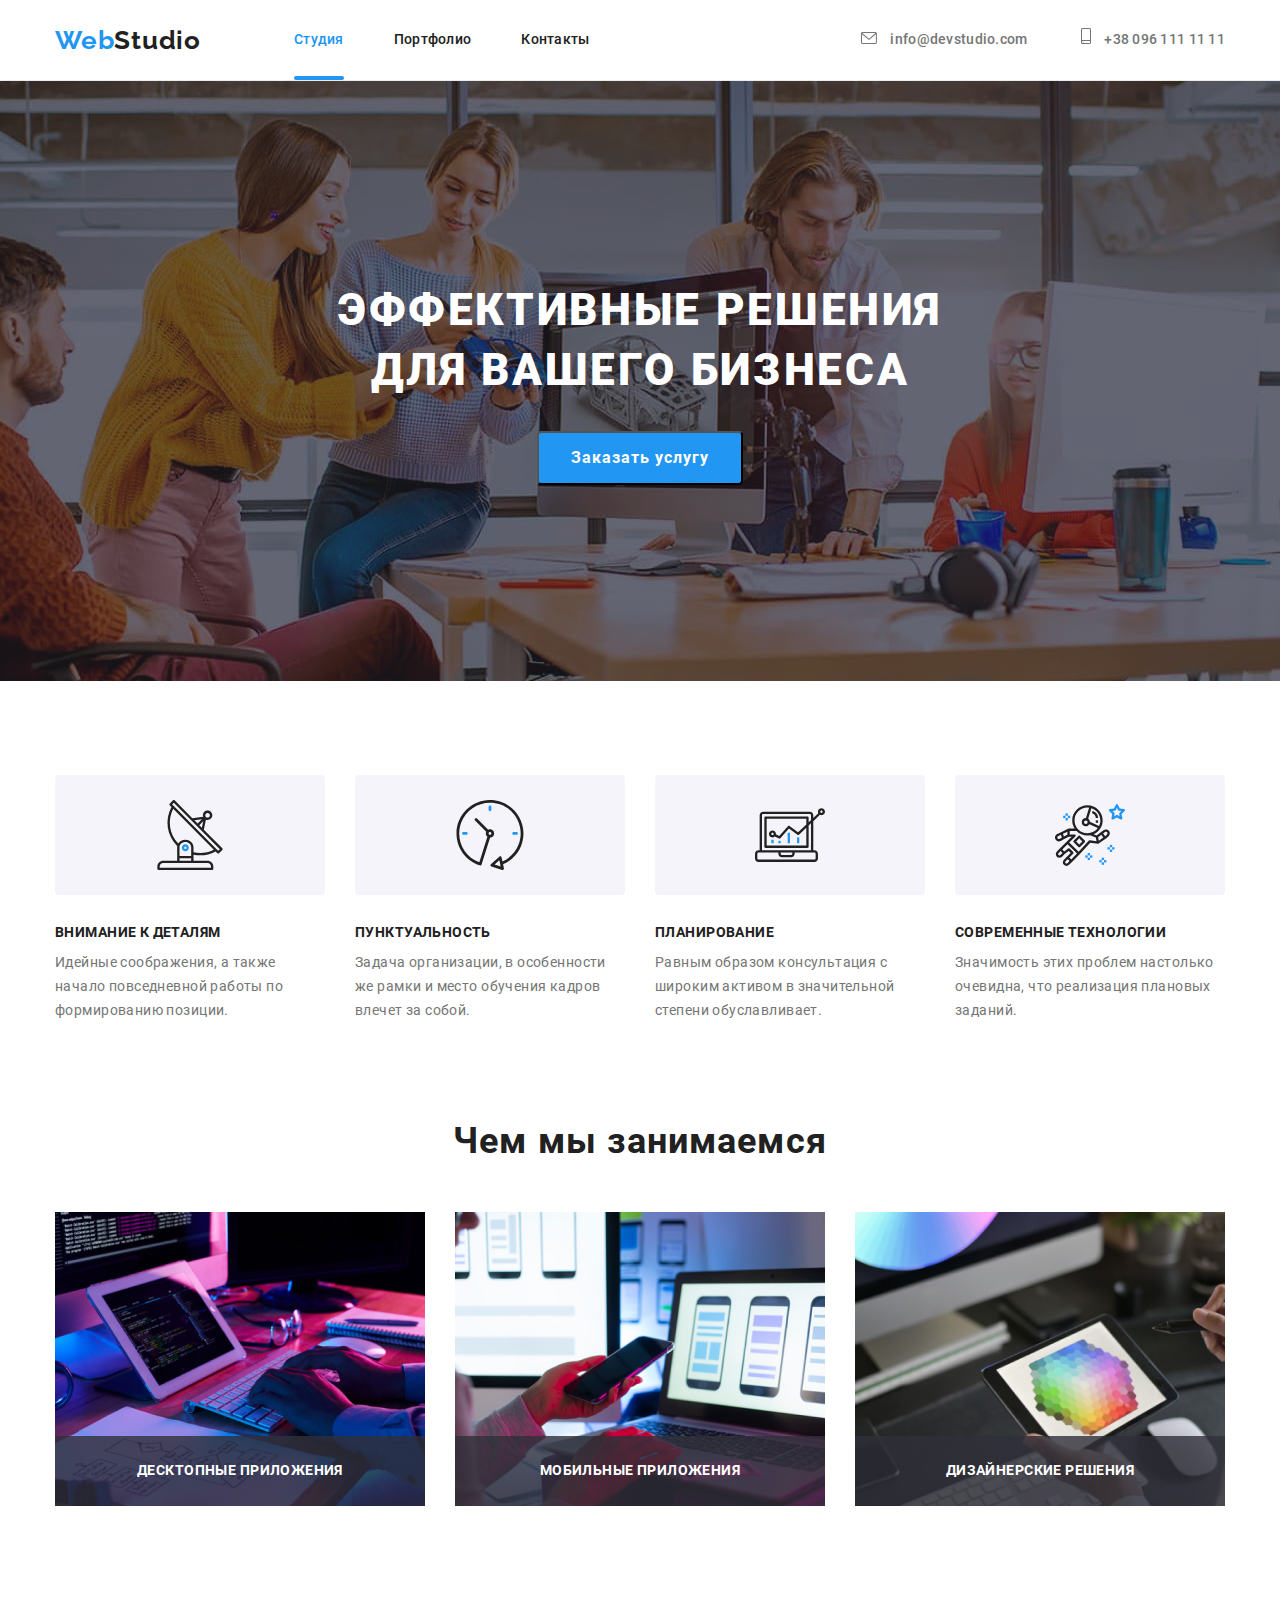
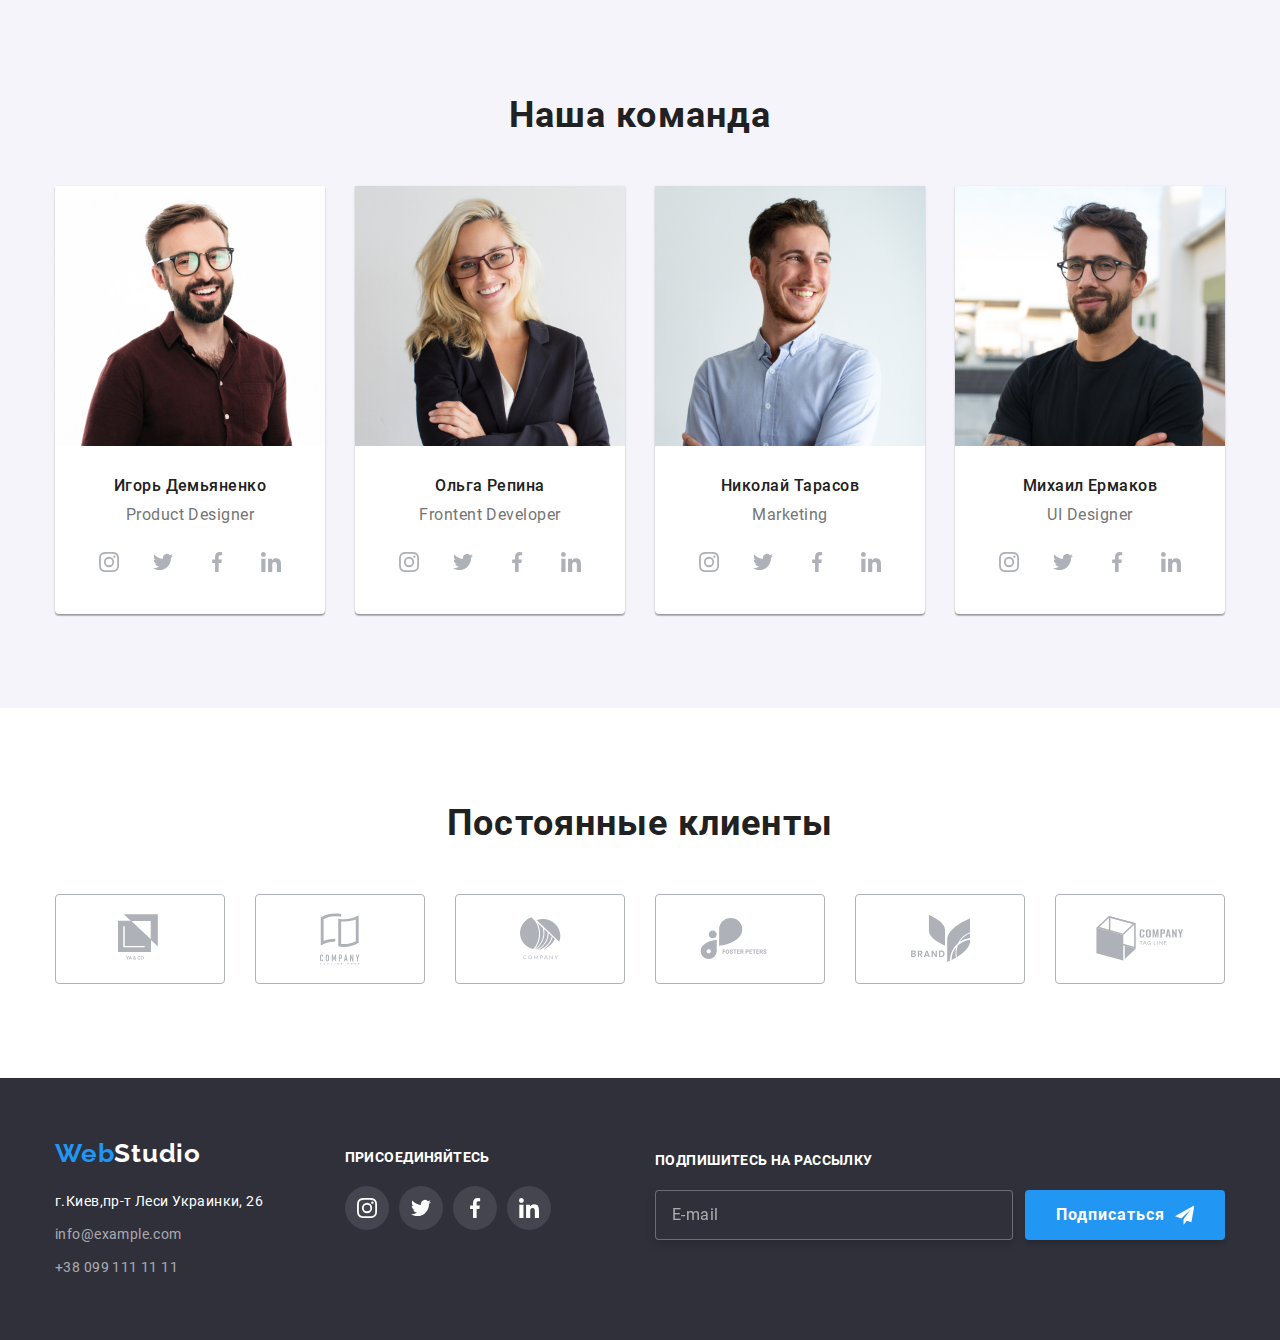
<file: index.html>
<!DOCTYPE html>
<html lang="ru">
  <head>
    <meta charset="UTF-8" />
    <meta name="viewport" content="width=device-width, initial-scale=1.0" />
    <title>Студия</title>
    <link href="https://fonts.googleapis.com/css2?family=Raleway:wght@700&display=swap" rel="stylesheet" />
    <link rel="stylesheet" href="https://cdnjs.cloudflare.com/ajax/libs/modern-normalize/1.0.0/modern-normalize.min.css" />
    <link rel="stylesheet" href="./css/styles.css" />
  </head>
  <body>
    <header class="page-header">
      <div class="conteiner header-conteiner">
        <a class="header-logo" href="./index.html" lang="en"> <span class="web-logo">Web</span>Studio </a>

        <nav class="navigation">
          <ul class="menu">
            <li class="menu-item">
              <a href="./index.html" class="link current">Студия</a>
            </li>
            <li class="menu-item">
              <a href="./portfolio.html" class="link">Портфолио</a>
            </li>
            <li class="menu-item"><a href="" class="link">Контакты</a></li>
          </ul>
        </nav>
        <address class="conect-nav">
          <a class="link header-conect" href="mailto:info@devstudio.com">
            <svg class="header-svg envelope" width="16" height="12">
              <use href="./img/icons/sprite.svg#envelope"></use>
            </svg>
            info@devstudio.com
          </a>
          <a class="link header-conect" href="tel:+380961111111">
            <svg class="header-svg smartphone" width="10" height="16">
              <use href="./img/icons/sprite.svg#smartphone"></use>
            </svg>
            +38 096 111 11 11</a
          >
        </address>
      </div>
    </header>

    <main>
      <section class="hero overlay">
        <h1 class="hero-title">
          ЭФФЕКТИВНЫЕ РЕШЕНИЯ <br />
          ДЛЯ ВАШЕГО БИЗНЕСА
        </h1>
        <button data-modal-open class="btn">Заказать услугу</button>
      </section>

      <section class="features">
        <div class="conteiner">
          <h2 class="visually-hidden">Наши преимущества</h2>
          <ul class="menu-features">
            <li class="list-item icon-antenna">
              <h3 class="title">ВНИМАНИЕ К ДЕТАЛЯМ</h3>
              <p class="text">Идейные соображения, а также начало повседневной работы по формированию позиции.</p>
            </li>
            <li class="list-item icon-clock">
              <h3 class="title">ПУНКТУАЛЬНОСТЬ</h3>
              <p class="text">Задача организации, в особенности же рамки и место обучения кадров влечет за собой.</p>
            </li>
            <li class="list-item icon-diagram">
              <h3 class="title">ПЛАНИРОВАНИЕ</h3>
              <p class="text">Равным образом консультация с широким активом в значительной степени обуславливает.</p>
            </li>
            <li class="list-item icon-astronaut">
              <h3 class="title">СОВРЕМЕННЫЕ ТЕХНОЛОГИИ</h3>
              <p class="text">Значимость этих проблем настолько очевидна, что реализация плановых заданий.</p>
            </li>
          </ul>
        </div>
      </section>

      <section class="section">
        <div class="conteiner">
          <h2 class="section-title">Чем мы занимаемся</h2>
          <ul class="img-set">
            <li class="img-item">
              <img src="./img/img1.jpg" alt="десктопные приложения" width="370" height="294" />
              <div class="img-discription">
                <h3 class="title centring">Десктопные приложения</h3>
              </div>
            </li>

            <li class="img-item">
              <img src="./img/img2.jpg" alt="мобильные приложения" width="370" height="294" />
              <div class="img-discription">
                <h3 class="title centring">Мобильные приложения</h3>
              </div>
            </li>
            <li class="img-item">
              <img src="./img/img3.jpg" alt="дизайнерские решения" width="370" height="294" />
              <div class="img-discription">
                <h3 class="title centring">Дизайнерские решения</h3>
              </div>
            </li>
          </ul>
        </div>
      </section>

      <section class="section creamy-bg">
        <div class="conteiner">
          <h2 class="section-title">Наша команда</h2>
          <ul class="team-list">
            <li class="team-item">
              <img src="./img/foto1.jpg" alt="Игорь Демьяненко" width="270" height="260" />
              <div class="team-content">
                <p class="team">Игорь Демьяненко</p>
                <p class="profession" lang="en">Product Designer</p>
                <ul class="social-icons">
                  <li class="social-icons-item">
                    <a class="social-icons-link" href="https://instagram.com/" target="_blank" rel="noopener noreferer" aria-label="Instagram">
                      <svg class="social-icons-svg">
                        <use href="./img/icons/sprite.svg#instagram"></use>
                      </svg>
                    </a>
                  </li>
                  <li class="social-icons-item">
                    <a class="social-icons-link" href="https://twitter.com/" target="_blank" rel="noopener noreferer" aria-label="Twitter">
                      <svg class="social-icons-svg">
                        <use href="./img/icons/sprite.svg#twitter"></use>
                      </svg>
                    </a>
                  </li>
                  <li class="social-icons-item">
                    <a class="social-icons-link" href="https://facebook.com/" target="_blank" rel="noopener noreferer" aria-label="Facebook">
                      <svg class="social-icons-svg">
                        <use href="./img/icons/sprite.svg#facebook"></use>
                      </svg>
                    </a>
                  </li>
                  <li class="social-icons-item">
                    <a class="social-icons-link" href="https://linkedin.com/" target="_blank" rel="noopener noreferer" aria-label="Linkedin">
                      <svg class="social-icons-svg">
                        <use href="./img/icons/sprite.svg#linkedin"></use>
                      </svg>
                    </a>
                  </li>
                </ul>
              </div>
            </li>

            <li class="team-item">
              <img src="./img/foto2.jpg" alt="Ольга Репина" width="270" height="260" />
              <div class="team-content">
                <p class="team">Ольга Репина</p>
                <p class="profession" lang="en">Frontent Developer</p>
                <ul class="social-icons">
                  <li class="social-icons-item">
                    <a class="social-icons-link" href="https://instagram.com/" target="_blank" rel="noopener noreferer" aria-label="Instagram">
                      <svg class="social-icons-svg">
                        <use href="./img/icons/sprite.svg#instagram"></use>
                      </svg>
                    </a>
                  </li>
                  <li class="social-icons-item">
                    <a class="social-icons-link" href="https://twitter.com/" target="_blank" rel="noopener noreferer" aria-label="Twitter">
                      <svg class="social-icons-svg">
                        <use href="./img/icons/sprite.svg#twitter"></use>
                      </svg>
                    </a>
                  </li>
                  <li class="social-icons-item">
                    <a class="social-icons-link" href="https://facebook.com/" target="_blank" rel="noopener noreferer" aria-label="Facebook">
                      <svg class="social-icons-svg">
                        <use href="./img/icons/sprite.svg#facebook"></use>
                      </svg>
                    </a>
                  </li>
                  <li class="social-icons-item">
                    <a class="social-icons-link" href="https://linkedin.com/" target="_blank" rel="noopener noreferer" aria-label="Linkedin">
                      <svg class="social-icons-svg">
                        <use href="./img/icons/sprite.svg#linkedin"></use>
                      </svg>
                    </a>
                  </li>
                </ul>
              </div>
            </li>
            <li class="team-item">
              <img src="./img/foto3.jpg" alt="Николай Тарасов" width="270" height="260" />
              <div class="team-content">
                <p class="team">Николай Тарасов</p>
                <p class="profession" lang="en">Marketing</p>
                <ul class="social-icons">
                  <li class="social-icons-item">
                    <a class="social-icons-link" href="https://instagram.com/" target="_blank" rel="noopener noreferer" aria-label="Instagram">
                      <svg class="social-icons-svg">
                        <use href="./img/icons/sprite.svg#instagram"></use>
                      </svg>
                    </a>
                  </li>
                  <li class="social-icons-item">
                    <a class="social-icons-link" href="https://twitter.com/" target="_blank" rel="noopener noreferer" aria-label="Twitter">
                      <svg class="social-icons-svg">
                        <use href="./img/icons/sprite.svg#twitter"></use>
                      </svg>
                    </a>
                  </li>
                  <li class="social-icons-item">
                    <a class="social-icons-link" href="https://facebook.com/" target="_blank" rel="noopener noreferer" aria-label="Facebook">
                      <svg class="social-icons-svg">
                        <use href="./img/icons/sprite.svg#facebook"></use>
                      </svg>
                    </a>
                  </li>
                  <li class="social-icons-item">
                    <a class="social-icons-link" href="https://linkedin.com/" target="_blank" rel="noopener noreferer" aria-label="Linkedin">
                      <svg class="social-icons-svg">
                        <use href="./img/icons/sprite.svg#linkedin"></use>
                      </svg>
                    </a>
                  </li>
                </ul>
              </div>
            </li>
            <li class="team-item">
              <img src="./img/foto4.jpg" alt="Михаил Ермаков" width="270" height="260" />
              <div class="team-content">
                <p class="team">Михаил Ермаков</p>
                <p class="profession" lang="en">UI Designer</p>
                <ul class="social-icons">
                  <li class="social-icons-item">
                    <a class="social-icons-link" href="https://instagram.com/" target="_blank" rel="noopener noreferer" aria-label="Instagram">
                      <svg class="social-icons-svg">
                        <use href="./img/icons/sprite.svg#instagram"></use>
                      </svg>
                    </a>
                  </li>
                  <li class="social-icons-item">
                    <a class="social-icons-link" href="https://twitter.com/" target="_blank" rel="noopener noreferer" aria-label="Twitter">
                      <svg class="social-icons-svg">
                        <use href="./img/icons/sprite.svg#twitter"></use>
                      </svg>
                    </a>
                  </li>
                  <li class="social-icons-item">
                    <a class="social-icons-link" href="https://facebook.com/" target="_blank" rel="noopener noreferer" aria-label="Facebook">
                      <svg class="social-icons-svg">
                        <use href="./img/icons/sprite.svg#facebook"></use>
                      </svg>
                    </a>
                  </li>
                  <li class="social-icons-item">
                    <a class="social-icons-link" href="https://linkedin.com/" target="_blank" rel="noopener noreferer" aria-label="Linkedin">
                      <svg class="social-icons-svg">
                        <use href="./img/icons/sprite.svg#linkedin"></use>
                      </svg>
                    </a>
                  </li>
                </ul>
              </div>
            </li>
          </ul>
        </div>
      </section>
      <section class="section">
        <div class="conteiner">
          <h2 class="section-title">Постоянные клиенты</h2>
          <ul class="logo-set list">
            <li class="client-logo">
              <a class="client-link" href="">
                <svg class="icon" width="44" height="49">
                  <use href="./img/icons/sprite.svg#logo1"></use>
                </svg>
              </a>
            </li>
            <li class="client-logo">
              <a class="client-link" href="">
                <svg class="icon" width="40" height="52">
                  <use href="./img/icons/sprite.svg#logo2"></use>
                </svg>
              </a>
            </li>
            <li class="client-logo">
              <a class="client-link" href="">
                <svg class="icon" width="41" height="43">
                  <use href="./img/icons/sprite.svg#logo3"></use>
                </svg>
              </a>
            </li>
            <li class="client-logo">
              <a class="client-link" href="">
                <svg class="icon" width="80" height="42">
                  <use href="./img/icons/sprite.svg#logo4"></use>
                </svg>
              </a>
            </li>
            <li class="client-logo">
              <a class="client-link" href="">
                <svg class="icon" width="59" height="47">
                  <use href="./img/icons/sprite.svg#logo5"></use>
                </svg>
              </a>
            </li>
            <li class="client-logo">
              <a class="client-link" href="">
                <svg class="icon" width="88" height="45">
                  <use href="./img/icons/sprite.svg#logo6"></use>
                </svg>
              </a>
            </li>
          </ul>
        </div>
      </section>
    </main>
    <footer class="footer">
      <div class="conteiner footer-conteiner">
        <div>
          <a href="./index.html" class="footer-link link">
            <span class="footer-logo" lang="en"> <span class="web-logo">Web</span>Studio </span>
          </a>
          <address>
            <ul class="footer-list">
              <li class="footer-item">
                <a href="" class="link footer-town">г.Киев,пр-т Леси Украинки, 26</a>
              </li>
              <li class="footer-item">
                <a href="mailto:info@example.com" class="link footer-conect">info@example.com</a>
              </li>
              <li class="footer-item">
                <a href="tel:+380961111111" class="link footer-conect">+38 099 111 11 11</a>
              </li>
            </ul>
          </address>
        </div>
        <div class="footer-social-links">
          <h3 class="footer-title">присоединяйтесь</h3>
          <ul class="footer-list social-icons">
            <li class="social-icons-item">
              <a class="footer-social-icons-link" href="https://instagram.com/" target="_blank" rel="noopener noreferer" aria-label="Instagram">
                <svg class="footer-social-icons-svg">
                  <use href="./img/icons/sprite.svg#instagram"></use>
                </svg>
              </a>
            </li>

            <li class="social-icons-item">
              <a class="footer-social-icons-link" href="https://twitter.com/" target="_blank" rel="noopener noreferer" aria-label="Twitter">
                <svg class="footer-social-icons-svg">
                  <use href="./img/icons/sprite.svg#twitter"></use>
                </svg>
              </a>
            </li>
            <li class="social-icons-item">
              <a class="footer-social-icons-link" href="https://facebook.com/" target="_blank" rel="noopener noreferer" aria-label="Facebook">
                <svg class="footer-social-icons-svg">
                  <use href="./img/icons/sprite.svg#facebook"></use>
                </svg>
              </a>
            </li>
            <li class="social-icons-item">
              <a class="footer-social-icons-link" href="https://linkedin.com/" target="_blank" rel="noopener noreferer" aria-label="Linkedin">
                <svg class="footer-social-icons-svg">
                  <use href="./img/icons/sprite.svg#linkedin"></use>
                </svg>
              </a>
            </li>
          </ul>
        </div>
        <div class="footer-subscribe">
          <h3 class="footer-title">подпишитесь на рассылку</h3>
          <form class="subscribe-form">
            <input type="email" class="mail-input" name="email" id="email" placeholder="E-mail" />
            <button class="btn-send">
              Подписаться
              <svg class="send-svg" width="24" height="24">
                <use href="./img/modal/sprite2.svg#send"></use>
              </svg>
            </button>
          </form>
        </div>
      </div>
    </footer>
    <div class="backdrop is-hidden" data-modal>
      <div class="modal">
        <button class="close" data-modal-close>
          <svg width="18" height="18">
            <use href="./img/modal/sprite2.svg#close"></use>
          </svg>
        </button>
        <p class="modal-title">Оставьте свои данные, мы вам перезвоним</p>
        <form class="form">
          <label class="modal-label name"
            >Имя
            <input class="modal-input name-input" type="text" pattern="^[А-Яа-яЁё\s]+$" name="name" />
            <span class="svg">
              <svg class="person-svg" width="18" height="18">
                <use href="./img/modal/sprite2.svg#person"></use>
              </svg>
            </span>
          </label>
          <label class="modal-label phone">
            Телефон
            <input type="tel" class="modal-input phone-input" name="phone" />
            <span class="svg">
              <svg class="phone-svg" width="18" height="18">
                <use href="./img/modal/sprite2.svg#phone"></use>
              </svg>
            </span>
          </label>
          <label class="modal-label mail">
            Почта
            <input type="email" class="modal-input" name="mail" />
            <span class="svg">
              <svg class="email-svg" width="18" height="18">
                <use href="./img/modal/sprite2.svg#email"></use>
              </svg>
            </span>
          </label>
          <label class="modal-label message"
            >Коментарий
            <textarea class="modal-input message-input" name="message" cols="30" rows="5" placeholder="Введите текст"></textarea>
          </label>
          <label class="modal-checkbox">
            <input class="check-input visually-hidden" type="checkbox" name="checkbox" />
            <span class="check-box"> </span>
            Соглашаюсь с рассылкой и принимаю
            <a class="contract" href="">Условия договора</a>
          </label>
          <button class="btn-submit">Отправить</button>
        </form>
      </div>
    </div>
    <script src="./js/modal.js"></script>
  </body>
</html>
</file>
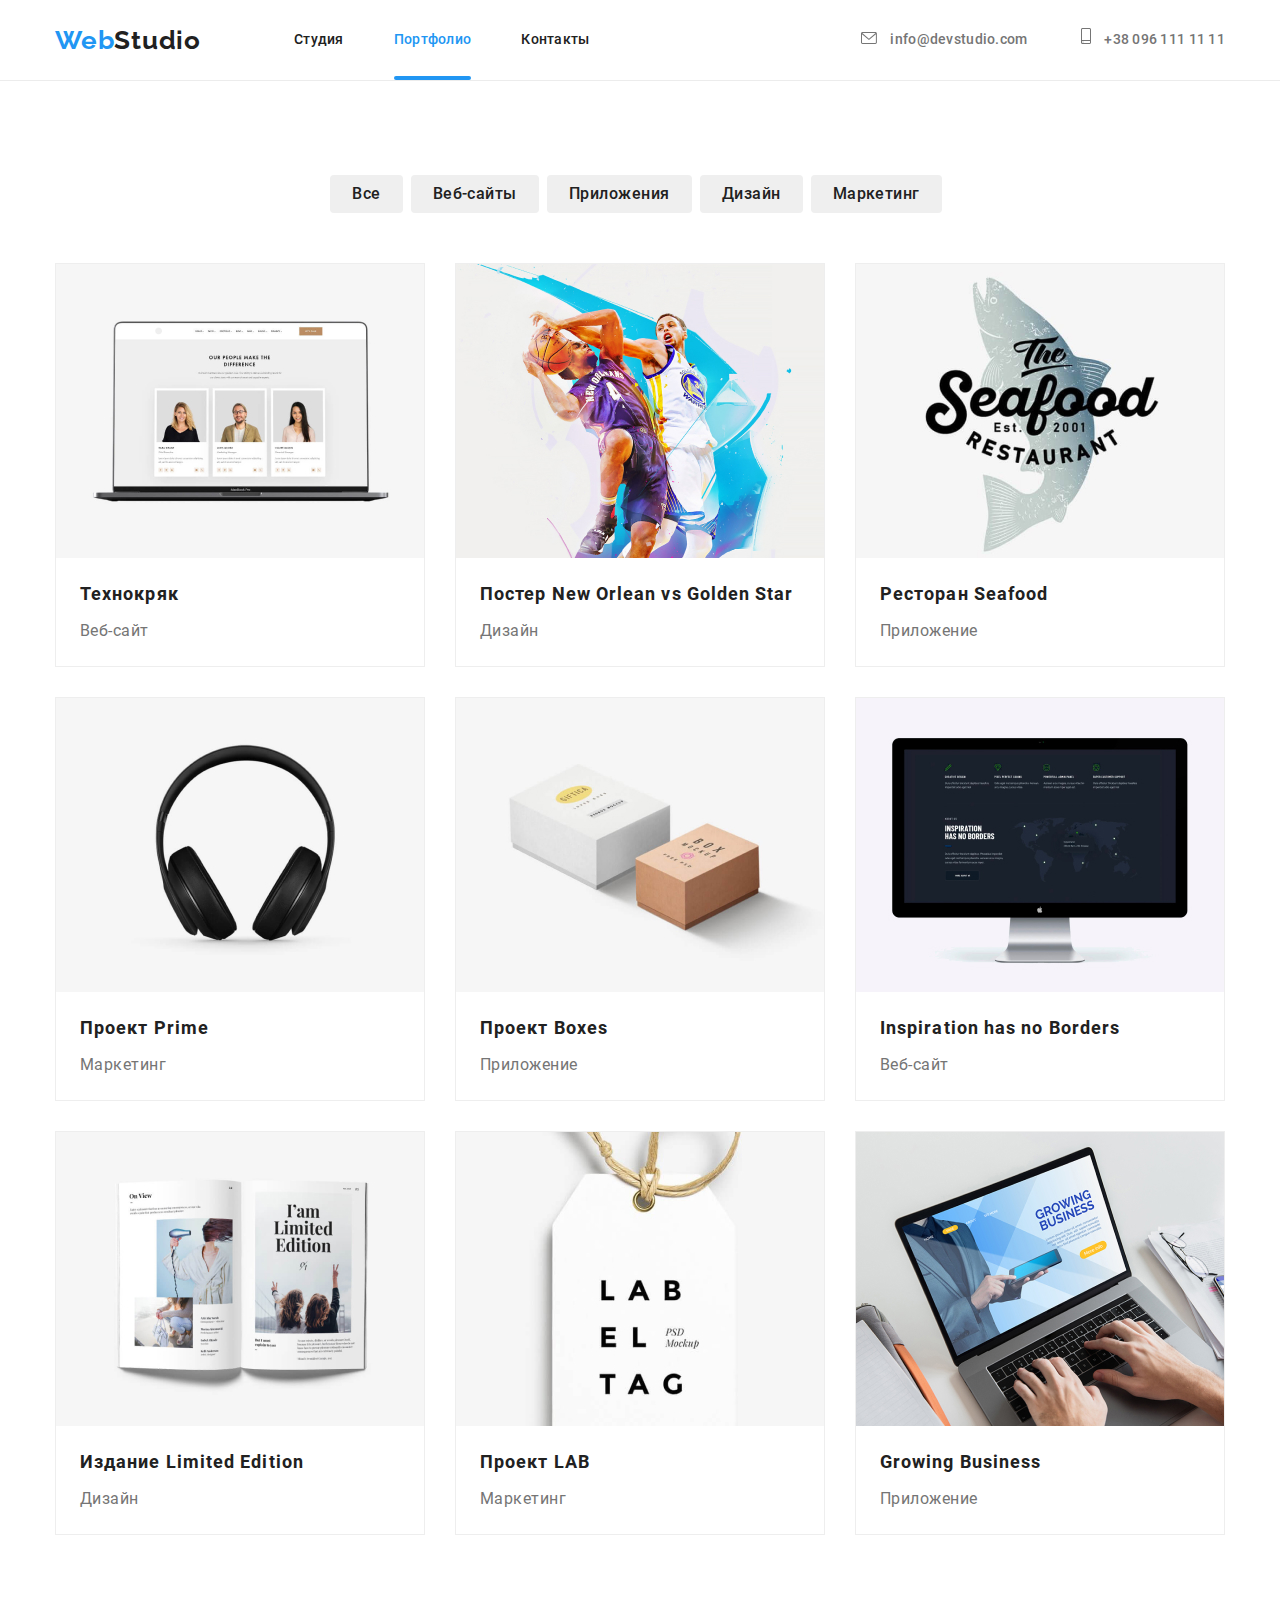
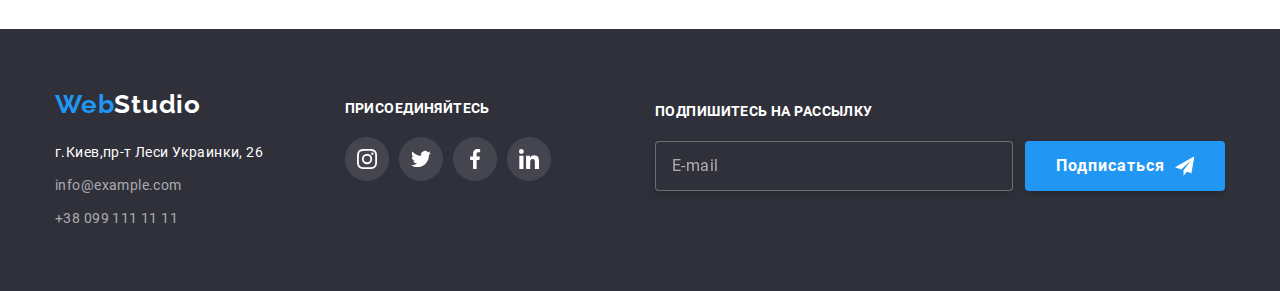
<file: portfolio.html>
<!DOCTYPE html>
<html lang="ru">
  <head>
    <meta charset="UTF-8" />
    <meta name="viewport" content="width=device-width, initial-scale=1.0" />
    <title>Портфолио</title>
    <link href="https://fonts.googleapis.com/css2?family=Raleway:wght@700&display=swap" rel="stylesheet" />
    <link rel="stylesheet" href="https://cdnjs.cloudflare.com/ajax/libs/modern-normalize/1.0.0/modern-normalize.min.css" />
    <link rel="stylesheet" href="./css/styles.css" />
  </head>
  <body>
    <header class="page-header">
      <div class="conteiner header-conteiner">
        <a class="header-logo" href="./index.html" lang="en"> <span class="web-logo">Web</span>Studio </a>

        <nav class="navigation">
          <ul class="menu">
            <li class="menu-item">
              <a href="./index.html" class="link">Студия</a>
            </li>
            <li class="menu-item">
              <a href="./portfolio.html" class="link current">Портфолио</a>
            </li>
            <li class="menu-item"><a href="" class="link">Контакты</a></li>
          </ul>
        </nav>
        <address class="conect-nav">
          <a class="link header-conect" href="mailto:info@devstudio.com">
            <svg class="header-svg envelope" width="16" height="12">
              <use href="./img/icons/sprite.svg#envelope"></use>
            </svg>
            info@devstudio.com
          </a>
          <a class="link header-conect" href="tel:+380961111111">
            <svg class="header-svg smartphone" width="10" height="16">
              <use href="./img/icons/sprite.svg#smartphone"></use>
            </svg>
            +38 096 111 11 11</a
          >
        </address>
      </div>
    </header>
    <main>
      <section class="section">
        <div class="conteiner">
          <h1 hidden>Портфолио</h1>
          <ul class="menu-filters">
            <li class="menu-item">
              <button class="btn-portfolio" type="button">Все</button>
            </li>

            <li class="menu-item">
              <button class="btn-portfolio" type="button">Веб-сайты</button>
            </li>

            <li class="menu-item">
              <button class="btn-portfolio" type="button">Приложения</button>
            </li>

            <li class="menu-item">
              <button class="btn-portfolio" type="button">Дизайн</button>
            </li>

            <li class="menu-item">
              <button class="btn-portfolio" type="button">Маркетинг</button>
            </li>
          </ul>
          <ul class="portfolio">
            <li class="list">
              <a class="portfolio-item" href="">
                <div class="card-img">
                  <img src="./img/imgportf1.jpg" alt="Технокряк" width="370" height="294" />
                  <p class="item-discription">
                    Технокряк это современная площадка распространения коронавируса. Компании используют эту платформу для цифрового шпионажа и атак на защищённые сервера конкурентов.
                  </p>
                </div>
                <div class="card-footer">
                  <h2 class="portfolio-label">Технокряк</h2>
                  <p class="discription">Веб-сайт</p>
                </div>
              </a>
            </li>

            <li class="list">
              <a class="portfolio-item" href="">
                <div class="card-img">
                  <img src="./img/imgportf2.jpg" alt="Постер" width="370" height="294" />
                  <p class="item-discription">Новый Орлеан выиграл 100 : 99 !!!</p>
                </div>
                <div class="card-footer">
                  <h2 class="portfolio-label">
                    Постер
                    <span lang="en">New Orlean vs Golden Star</span>
                  </h2>
                  <p class="discription">Дизайн</p>
                </div>
              </a>
            </li>
            <li class="list">
              <a class="portfolio-item" href="">
                <div class="card-img">
                  <img src="./img/imgportf3.jpg" alt="Ресторан" width="370" height="294" />
                  <p class="item-discription">САМЫЕ СВЕЖИЕ МОРЕПРОДУКТЫ</p>
                </div>
                <div class="card-footer">
                  <h2 class="portfolio-label">
                    Ресторан
                    <span lang="en">Seafood</span>
                  </h2>
                  <p class="discription">Приложение</p>
                </div>
              </a>
            </li>
            <li class="list">
              <a class="portfolio-item" href="">
                <div class="card-img">
                  <img src="./img/imgportf4.jpg" alt="Наушники" width="370" height="294" />
                  <p class="item-discription">ЛУЧШЕЕ ПРЕДЛОЖЕНИЕ В СЕТИ !!!</p>
                </div>
                <div class="card-footer">
                  <h2 class="portfolio-label">
                    Проект
                    <span lang="en">Prime</span>
                  </h2>
                  <p class="discription">Маркетинг</p>
                </div>
              </a>
            </li>
            <li class="list">
              <a class="portfolio-item" href="">
                <div class="card-img">
                  <img src="./img/imgportf5.jpg" alt="коробки" width="370" height="294" />
                  <p class="item-discription">КОРОБКИ ЛЮБЫХ ГАБАРИТОВ !!!</p>
                </div>
                <div class="card-footer">
                  <h2 class="portfolio-label">
                    Проект
                    <span lang="en">Boxes</span>
                  </h2>
                  <p class="discription">Приложение</p>
                </div>
              </a>
            </li>
            <li class="list">
              <a class="portfolio-item" href="">
                <div class="card-img">
                  <img src="./img/imgportf6.jpg" alt="Мак" width="370" height="294" />
                  <p class="item-discription">НЕТ НИЧЕГО НЕВОЗМОЖНОГО ;) !!!</p>
                </div>
                <div class="card-footer">
                  <h2 class="portfolio-label" lang="en">Inspiration has no Borders</h2>
                  <p class="discription">Веб-сайт</p>
                </div>
              </a>
            </li>
            <li class="list">
              <a class="portfolio-item" href="">
                <div class="card-img">
                  <img src="./img/imgportf7.jpg" alt="Издание" width="370" height="294" />
                  <p class="item-discription">КАЖДЫЙ ЧЕЛОВЕК ИНДИВИДУАЛЕН !!!</p>
                </div>
                <div class="card-footer">
                  <h2 class="portfolio-label">
                    Издание
                    <span lang="en">Limited Edition</span>
                  </h2>
                  <p class="discription">Дизайн</p>
                </div>
              </a>
            </li>
            <li class="list block">
              <a class="portfolio-item" href="">
                <div class="card-img">
                  <img src="./img/imgportf8.jpg" alt="Бирка" width="370" height="294" />
                  <p class="item-discription">
                    НАЛЕТАЙ - ПОДЕШЕВЕЛО, <br />
                    БЫЛО РУБЛЬ - СТАЛО 2 !!!
                  </p>
                </div>
                <div class="card-footer">
                  <h2 class="portfolio-label">
                    Проект
                    <span lang="en">LAB</span>
                  </h2>
                  <p class="discription">Маркетинг</p>
                </div>
              </a>
            </li>
            <li class="list">
              <a class="portfolio-item" href="">
                <div class="card-img">
                  <img src="./img/imgportf9.jpg" alt="Руки на клаве" width="370" height="294" />
                  <p class="item-discription">ИНВЕСТИЦИИ ДЛЯ БИЗНЕСА !!!</p>
                </div>
                <div class="card-footer">
                  <h2 class="portfolio-label" lang="en">Growing Business</h2>
                  <p class="discription">Приложение</p>
                </div>
              </a>
            </li>
          </ul>
        </div>
      </section>
    </main>
    <footer class="footer">
      <div class="conteiner footer-conteiner">
        <div>
          <a href="./index.html" class="footer-link link">
            <span class="footer-logo" lang="en"> <span class="web-logo">Web</span>Studio </span>
          </a>
          <address>
            <ul class="footer-list">
              <li class="footer-item">
                <a href="" class="link footer-town">г.Киев,пр-т Леси Украинки, 26</a>
              </li>
              <li class="footer-item">
                <a href="mailto:info@example.com" class="link footer-conect">info@example.com</a>
              </li>
              <li class="footer-item">
                <a href="tel:+380961111111" class="link footer-conect">+38 099 111 11 11</a>
              </li>
            </ul>
          </address>
        </div>
        <div class="footer-social-links">
          <h3 class="footer-title">присоединяйтесь</h3>
          <ul class="footer-list social-icons">
            <li class="social-icons-item">
              <a class="footer-social-icons-link" href="https://instagram.com/" target="_blank" rel="noopener noreferer" aria-label="Instagram">
                <svg class="footer-social-icons-svg">
                  <use href="./img/icons/sprite.svg#instagram"></use>
                </svg>
              </a>
            </li>

            <li class="social-icons-item">
              <a class="footer-social-icons-link" href="https://twitter.com/" target="_blank" rel="noopener noreferer" aria-label="Twitter">
                <svg class="footer-social-icons-svg">
                  <use href="./img/icons/sprite.svg#twitter"></use>
                </svg>
              </a>
            </li>
            <li class="social-icons-item">
              <a class="footer-social-icons-link" href="https://facebook.com/" target="_blank" rel="noopener noreferer" aria-label="Facebook">
                <svg class="footer-social-icons-svg">
                  <use href="./img/icons/sprite.svg#facebook"></use>
                </svg>
              </a>
            </li>
            <li class="social-icons-item">
              <a class="footer-social-icons-link" href="https://linkedin.com/" target="_blank" rel="noopener noreferer" aria-label="Linkedin">
                <svg class="footer-social-icons-svg">
                  <use href="./img/icons/sprite.svg#linkedin"></use>
                </svg>
              </a>
            </li>
          </ul>
        </div>
        <div class="footer-subscribe">
          <h3 class="footer-title">подпишитесь на рассылку</h3>
          <input type="email" class="mail-input" name="mail" id="mail" placeholder="E-mail" />
          <button class="btn-send">
            Подписаться
            <svg class="send-svg" width="24" height="24">
              <use href="./img/modal/sprite2.svg#send"></use>
            </svg>
          </button>
        </div>
      </div>
    </footer>
  </body>
</html>
</file>
<file: css/styles.css>
/* roboto-regular - latin_cyrillic */
@font-face {
  font-family: 'Roboto';
  font-style: normal;
  font-weight: 400;
  src: url('../fonts/roboto-v20-latin_cyrillic-regular.eot'); /* IE9 Compat Modes */
  src: local('Roboto'), local('Roboto-Regular'), url('../fonts/roboto-v20-latin_cyrillic-regular.eot?#iefix') format('embedded-opentype'),
    url('../fonts/roboto-v20-latin_cyrillic-regular.woff2') format('woff2'), url('../fonts/roboto-v20-latin_cyrillic-regular.woff') format('woff'),
    url('../fonts/roboto-v20-latin_cyrillic-regular.ttf') format('truetype'), url('../fonts/roboto-v20-latin_cyrillic-regular.svg#Roboto') format('svg'); /* Legacy iOS */
}
/* roboto-500 - latin_cyrillic */
@font-face {
  font-family: 'Roboto';
  font-style: normal;
  font-weight: 500;
  src: url('../fonts/roboto-v20-latin_cyrillic-500.eot'); /* IE9 Compat Modes */
  src: local('Roboto Medium'), local('Roboto-Medium'), url('../fonts/roboto-v20-latin_cyrillic-500.eot?#iefix') format('embedded-opentype'),
    url('../fonts/roboto-v20-latin_cyrillic-500.woff2') format('woff2'), url('../fonts/roboto-v20-latin_cyrillic-500.woff') format('woff'),
    url('../fonts/roboto-v20-latin_cyrillic-500.ttf') format('truetype'), url('../fonts/roboto-v20-latin_cyrillic-500.svg#Roboto') format('svg'); /* Legacy iOS */
}
/* roboto-700 - latin_cyrillic */
@font-face {
  font-family: 'Roboto';
  font-style: normal;
  font-weight: 700;
  src: url('../fonts/roboto-v20-latin_cyrillic-700.eot'); /* IE9 Compat Modes */
  src: local('Roboto Bold'), local('Roboto-Bold'), url('../fonts/roboto-v20-latin_cyrillic-700.eot?#iefix') format('embedded-opentype'),
    url('../fonts/roboto-v20-latin_cyrillic-700.woff2') format('woff2'), url('../fonts/roboto-v20-latin_cyrillic-700.woff') format('woff'),
    url('../fonts/roboto-v20-latin_cyrillic-700.ttf') format('truetype'), url('../fonts/roboto-v20-latin_cyrillic-700.svg#Roboto') format('svg'); /* Legacy iOS */
}
/* roboto-900 - latin_cyrillic */
@font-face {
  font-family: 'Roboto';
  font-style: normal;
  font-weight: 900;
  src: url('../fonts/roboto-v20-latin_cyrillic-900.eot'); /* IE9 Compat Modes */
  src: local('Roboto Black'), local('Roboto-Black'), url('../fonts/roboto-v20-latin_cyrillic-900.eot?#iefix') format('embedded-opentype'),
    url('../fonts/roboto-v20-latin_cyrillic-900.woff2') format('woff2'), url('../fonts/roboto-v20-latin_cyrillic-900.woff') format('woff'),
    url('../fonts/roboto-v20-latin_cyrillic-900.ttf') format('truetype'), url('../fonts/roboto-v20-latin_cyrillic-900.svg#Roboto') format('svg'); /* Legacy iOS */
}
:root {
  --main-text-cl: #757575;
  --accent-cl: #2196f3;
  --black: #212121;
  --grey: rgba(255, 255, 255, 0.6);
  --white: #ffffff;
  --dark-bg: #2f303a;
  --creamy: #f5f4fa;
  --timing-function: cubic-bezier(0.4, 0, 0.2, 1);
  --time: 250ms;
}

html {
  box-sizing: border-box;
}

*,
*::before,
*::after {
  box-sizing: inherit;
}

h1,
h2,
h3,
p {
  margin: 0;
}

/* *,
*:hover,
*:focus {
  transition-duration: var(--time);
  transition-timing-function: var(--timing-function);
} */

.section {
  padding-top: 94px;
  padding-bottom: 94px;
}
.list {
  list-style: none;
  padding: 0;
  margin: 0;
}
img {
  display: block;
  max-width: 100%;
}

body {
  font-family: Roboto, sans-serif;
  font-size: 14px;
  line-height: 1.71;
  letter-spacing: 0.03em;
  color: var(--main-text-cl);
}
ul {
  margin: 0px;
  padding: 0px;
}
.page-header {
  border-bottom: 1px solid #ececec;
}
.conteiner {
  width: 1200px;
  padding-left: 15px;
  padding-right: 15px;
  margin-right: auto;
  margin-left: auto;
}
.header-conteiner {
  display: flex;
  align-items: center;
  justify-items: flex-end;
}

.header-logo {
  font-family: Raleway, sans-serif;
  text-decoration: none;
  font-style: normal;
  font-weight: bold;
  font-size: 26px;
  line-height: 1.19;
  letter-spacing: 0.03em;
  color: var(--black);
}
.navigation {
  margin-left: 93px;
}
.menu {
  display: flex;
  padding: 0;
  margin: 0;
}

.menu .link {
  position: relative;
  display: inline-block;
  padding-top: 32px;
  padding-bottom: 32px;
}
.menu .menu-item:not(:last-child) {
  margin-right: 50px;
}

.menu-item {
  list-style: none;
}

.menu-item .link {
  display: block;
  align-items: center;
}
.link {
  font-style: normal;
  text-decoration: none;
  font-weight: 500;
  font-size: 14px;
  line-height: 1.14;
  letter-spacing: 0.02em;
  color: var(--black);
}

.current {
  color: var(--accent-cl);
}
/* псевдоэлемент- подчеркушка меню */
.current::after {
  display: block;
  position: absolute;
  content: '';
  width: 100%;
  height: 4px;
  border-radius: 2px;
  background-color: var(--accent-cl);
  bottom: 0;
}
.link:hover,
.link:focus {
  color: var(--accent-cl);
  transition-duration: var(--time);
  transition-timing-function: var(--timing-function);
}
.link:hover::after,
.link:focus::after {
  display: block;
  position: absolute;
  content: '';
  width: 100%;
  height: 4px;
  border-radius: 2px;
  background-color: var(--accent-cl);
  bottom: 0;
  transition-duration: var(--time);
  transition-timing-function: var(--timing-function);
}
.web-logo {
  color: var(--accent-cl);
}

.header-conect {
  display: inline-block;
  flex-direction: row;
  justify-items: legacy;
  color: var(--main-text-cl);
}
.conect-nav {
  margin-left: auto;
}
.conect-nav .link + .link {
  margin-left: 50px;
}
.conect-nav.smartphone {
  margin-top: 32px;
  margin-bottom: 32px;
}
.header-conect:hover,
.header-conect:focus {
  color: var(--accent-cl);
  transition-duration: var(--time);
  transition-timing-function: var(--timing-function);
}
.header-svg {
  margin-right: 10px;
  fill: currentColor;
}
/* Стилизирует секцию Герой */

.hero {
  padding-top: 200px;
  padding-bottom: 200px;
  text-align: center;
}
/* Фон  секции Герой*/
.overlay {
  max-width: 1600px;
  height: 600px;
  margin-left: auto;
  margin-right: auto;
  background-image: linear-gradient(to right, rgba(47, 48, 58, 0.4), rgba(47, 48, 58, 0.4)), url(../img/hero.jpg);
  background-repeat: no-repeat;
  background-position: center;
  background-size: cover;
}
.hero-title {
  margin-bottom: 30px;
  font-family: Roboto, sans-serif;
  font-weight: 900;
  font-size: 44px;
  line-height: 1.36;
  text-align: center;
  letter-spacing: 0.06em;
  text-transform: uppercase;
  color: var(--white);
}
.btn {
  display: inline-block;
  outline: transparent;
  border-radius: 4px;
  padding: 10px 32px;
  min-width: 200px;
  min-height: 50px;
  text-align: center;

  font-family: Roboto, sans-serif;
  font-weight: bold;
  font-size: 16px;
  line-height: 1.87;
  letter-spacing: 0.06em;
  text-decoration: none;
  color: var(--white);
  background-color: var(--accent-cl);
}
.features {
  padding-top: 94px;
}
.visually-hidden {
  position: absolute !important;
  clip: rect(1px 1px 1px 1px);
  clip: rect(1px, 1px, 1px, 1px);
  padding: 0 !important;
  border: 0 !important;
  height: 1px !important;
  width: 1px !important;
  overflow: hidden;
}

.menu-features {
  display: flex;
  justify-content: space-between;
}
.menu-features .list-item {
  width: calc((100% - 90px) / 4);
}
.menu-features .list-item::before {
  content: '';
  display: block;
  height: 120px;
  margin-bottom: 30px;
  background-color: var(--creamy);
  background-repeat: no-repeat;
  background-position: center;
  border-radius: 4px;
}
.icon-antenna::before {
  background-image: url(../img/antenna.svg);
}
.icon-clock::before {
  background-image: url(../img/clock.svg);
}
.icon-diagram::before {
  background-image: url(../img/diagram.svg);
}
.icon-astronaut::before {
  background-image: url(../img/astronaut.svg);
}

.menu-features .title {
  margin-bottom: 10px;
}
.title {
  min-height: 16px;
  font-family: Roboto, sans-serif;
  font-style: normal;
  font-weight: 700;
  font-size: 14px;
  line-height: 1.14;
  text-transform: uppercase;
  color: var(--black);
}
.text {
  min-height: 75px;
  color: var(--main-text-cl);
}
.list-item {
  list-style: none;
}

.section-title {
  font-family: Roboto, sans-serif;
  font-weight: 700;
  font-size: 36px;
  line-height: 1.167;
  text-align: center;
  letter-spacing: 0.03em;
  color: var(--black);
  margin-bottom: 50px;
}
.img-set {
  display: flex;
  flex-wrap: wrap;
  margin-left: -30px;
}
/* позиционируем описание над картинкой */
.img-item {
  position: relative;
  margin-left: 30px;
  list-style: none;
  flex-basis: calc(100% / 3 - 30px);
  z-index: 1;
}

.img-discription {
  position: absolute;
  display: block;
  width: 100%;
  height: 70px;
  background: rgba(47, 48, 58, 0.8);
  bottom: 0;
  z-index: 2;
}
.title.centring {
  text-align: center;
  padding-top: 27px;
  color: var(--white);
}
.team {
  font-style: normal;
  font-weight: 500;
  font-size: 16px;
  line-height: 1.187;
  letter-spacing: 0.03em;
  color: var(--black);
}
.team-list {
  display: flex;
  flex-wrap: wrap;
  margin-left: -30px;
}
.team-item {
  margin-left: 30px;
  list-style: none;
  flex-basis: calc(100% / 4 - 30px);
  background-color: var(--white);

  box-shadow: 0px 1px 3px rgba(0, 0, 0, 0.12), 0px 1px 1px rgba(0, 0, 0, 0.14), 0px 2px 1px rgba(0, 0, 0, 0.2);
  border-radius: 0px 0px 4px 4px;
}
.team {
  text-align: center;
  margin-top: 30px;
  margin-bottom: 10px;
}
.team-content {
  margin: 30px 32px;
}
.profession {
  margin-bottom: 16px;
  text-align: center;
  font-style: normal;
  font-weight: normal;
  font-size: 16px;
  line-height: 1.187;
  letter-spacing: 0.03em;
  color: var(--main-text-cl);
}
.social-icons {
  display: flex;
  justify-content: space-between;
}
.social-icons-item {
  list-style: none;
}
.social-icons-item:not(:last-child) {
  margin-right: 10px;
}
.social-icons-link {
  display: inline-flex;
  justify-content: center;
  align-items: center;
  width: 44px;
  height: 44px;
  background-color: var(--white);
  border-radius: 50%;
}
.social-icons-link:hover,
.social-icons-link:focus {
  background-color: var(--accent-cl);
  transition-duration: var(--time);
  transition-timing-function: var(--timing-function);
}
.social-icons-link:hover .social-icons-svg,
.social-icons-link:focus .social-icons-svg {
  background-color: var(--accent-cl);
  fill: var(--white);
  transition-duration: var(--time);
  transition-timing-function: var(--timing-function);
}
.social-icons-svg {
  width: 20px;
  height: 20px;
  fill: #afb1b8;
}
.logo-set {
  display: flex;
  flex-wrap: wrap;
  align-items: center;
  margin-left: -30px;
}

.client-link {
  display: inline-flex;
  justify-content: center;
  align-items: center;
  width: 170px;
  height: 90px;
  margin-left: 30px;
  flex-basis: calc(100% / 6 - 30px);
  border: 1px solid #afb1b8;
  box-sizing: border-box;
  border-radius: 4px;
}

.client-link:hover,
.client-link:focus {
  border-color: var(--accent-cl);
  transition-duration: var(--time);
  transition-timing-function: var(--timing-function);
}
.client-link:hover .icon,
.client-link:focus .icon {
  fill: var(--accent-cl);
  transition-duration: var(--time);
  transition-timing-function: var(--timing-function);
}
.icon {
  fill: #afb1b8;
}
.footer {
  padding-top: 60px;
  padding-bottom: 60px;
  background-color: var(--dark-bg);
}
.footer-conteiner {
  display: flex;
  justify-content: space-between;
}
.footer-title {
  position: absolute;
  left: 0;
  margin-bottom: 20px;
  display: inline-block;
  font-family: Roboto;
  font-style: normal;
  font-weight: 700;
  font-size: 14px;
  line-height: 1.14;
  letter-spacing: 0.03em;
  text-transform: uppercase;
  color: #ffffff;
}
.footer-logo {
  font-family: Raleway;
  font-style: normal;
  font-weight: bold;
  font-size: 26px;
  line-height: 1.19;
  letter-spacing: 0.03em;
  color: var(--white);
}
.footer-list {
  display: flex;
  flex-direction: column;
  margin-top: 20px;
}

.footer-town {
  font-weight: normal;
  line-height: 1.71;
  letter-spacing: 0.03em;
  color: var(--white);
}
.footer-conect {
  font-weight: normal;
  line-height: 1.71;
  letter-spacing: 0.03em;
  color: var(--grey);
}
.footer-item {
  list-style: none;
}
.footer-list .footer-item:not(:last-child) {
  margin-bottom: 9px;
}
.footer-social-links {
  position: relative;
  display: flex;
  padding-top: 12px;
  margin-left: 70px;
  width: 206px;
  height: 80;
}
.footer-list.social-icons {
  position: absolute;
  display: flex;
  flex-direction: row;
  top: 28px;
  left: 0;
}
.footer-social-icons-link {
  display: inline-flex;
  justify-content: center;
  align-items: center;
  width: 44px;
  height: 44px;
  background: rgba(255, 255, 255, 0.1);
  border-radius: 50%;
}
.footer-social-icons-link:hover,
.footer-social-icons-link:focus {
  background-color: var(--accent-cl);
  transition-duration: var(--time);
  transition-timing-function: var(--timing-function);
}
.footer-social-icons-svg {
  width: 20px;
  height: 20px;
  fill: var(--white);
}
/* Oформление подиски на рассылку */
.footer-subscribe {
  position: relative;
  display: flex;
  justify-content: flex-end;
  padding-top: 15px;
  margin-left: 93px;
  width: 570px;
  height: 86;
}
.subscribe-form {
  display: flex;
  flex-direction: row;
}
.mail-input {
  position: absolute;
  bottom: 0;
  left: 0;
  width: 358px;
  height: 50px;
  margin-bottom: 40px;
  padding-left: 16px;
  font-family: Roboto, sans-serif;
  font-style: normal;
  font-weight: 400;
  font-size: 16px;
  line-height: 1.25;
  letter-spacing: 0.03em;
  color: rgba(255, 255, 255, 0.6);
  border: 1px solid rgba(255, 255, 255, 0.3);
  box-sizing: border-box;
  filter: drop-shadow(0px 4px 4px rgba(0, 0, 0, 0.15));
  border-radius: 4px;
  background: var(--dark-bg);
}
.mail-input::placeholder {
  font-family: Roboto, sans-serif;
  font-style: normal;
  font-weight: 400;
  font-size: 16px;
  line-height: 1.25;
  letter-spacing: 0.03em;
  color: rgba(255, 255, 255, 0.6);
}
.btn-send {
  position: absolute;
  display: flex;
  align-items: center;
  bottom: 0;
  right: 0;
  width: 200px;
  height: 50px;
  padding: 10px 29px;
  margin-bottom: 40px;
  font-family: Roboto, sans-serif;
  font-style: 700;
  font-weight: bold;
  font-size: 16px;
  line-height: 1.87;
  letter-spacing: 0.06em;
  background-color: var(--accent-cl);
  color: var(--white);
  box-shadow: 0px 4px 4px rgba(0, 0, 0, 0.15);
  border-radius: 4px;
  border-color: transparent;
}
.send-svg {
  margin-left: 10px;
  fill: var(--white);
}
.btn-send:hover .send-svg,
.btn-send:focus .send-svg {
  fill: var(--accent-cl);
  transition-duration: var(--time);
  transition-timing-function: var(--timing-function);
}
.btn-send:hover,
.btn-send:focus {
  background-color: var(--white);
  color: var(--accent-cl);
  cursor: pointer;
  transition-duration: var(--time);
  transition-timing-function: var(--timing-function);
}

/* Оформление модалки и бекдропа  */
.backdrop {
  position: fixed;
  top: 0;
  left: 0;
  right: 0;
  bottom: 0;
  background-color: rgba(0, 0, 0, 0.5);
  opacity: 1;
  visibility: visible;
  transition: 2s cubic-bezier(0.4, 0, 0.2, 1);
  z-index: 3;
}

.backdrop.is-hidden {
  visibility: hidden;
  opacity: 0;
  pointer-events: none;
}
.is-hidden.modal {
  transform: translate(-50%, 0) 2s, scale(0.5) 2s;
}
.modal {
  position: relative;
  top: 50%;
  left: 50%;
  transform: translate(-50%, -50%);
  width: 528px;
  height: 581px;
  display: block;
  border-radius: 4px;
  background-color: #ffffff;
  stroke: 1px Solid rgba(0, 0, 0, 0.1);
  box-shadow: 0px 1px 4px rgba(0, 0, 0, 0.12), 0px 1px 1px rgba(0, 0, 0, 0.14), 0px 2px 1px rgba(0, 0, 0, 0.2);
  transition: transform 0.5s scale(1) 2s;
  z-index: 4;
}
.close {
  position: absolute;
  padding: 5px;
  width: 30px;
  height: 30px;
  border-radius: 50%;
  top: 8px;
  right: 8px;
  border: 1px solid rgba(0, 0, 0, 0.1);
  background-color: #fff;
  fill: #000000;
  z-index: 5;
}
.close:hover,
.close:focus {
  fill: var(--accent-cl);
  cursor: pointer;
  transition-duration: var(--time);
  transition-timing-function: var(--timing-function);
}

.modal-title {
  position: absolute;
  top: 40px;
  left: 40px;
  width: 448px;
  height: 23px;
  font-family: Roboto, sans-serif;
  font-style: normal;
  font-weight: 700;
  font-size: 20px;
  line-height: 23px;
  text-align: center;
  letter-spacing: 0.03em;
  color: var(--black);
  z-index: 5;
}

.modal-label {
  position: absolute;
  display: block;
  left: 40px;
  font-family: Roboto, sans-serif;
  font-style: normal;
  font-weight: 400;
  font-size: 12px;
  line-height: 14px;
  letter-spacing: 0.01em;
  color: var(--main-text-cl);
}
.modal-label:focus-within > .modal-input {
  border: 1px solid var(--accent-cl);
  border-radius: 4px;
  fill: var(--accent-cl);
  outline: transparent;
}
.name {
  top: 75px;
}
.phone {
  top: 143px;
}
.mail {
  top: 211px;
}
.message {
  top: 279px;
}

.modal-input {
  position: absolute;
  display: block;
  margin-top: 4px;
  padding-left: 40px;
  width: 448px;
  height: 40px;
  border: 1px solid rgba(33, 33, 33, 0.2);
  box-sizing: border-box;
  border-radius: 4px;
}
.svg {
  position: absolute;
  display: inline-block;
  top: 17px;
  left: 0px;
  padding: 10px;
  fill: var(--black);
  z-index: 5;
}
.modal-input:hover {
  cursor: pointer;
  transition-duration: var(--time);
  transition-timing-function: var(--timing-function);
}
.modal-input:focus + .svg {
  fill: var(--accent-cl);
  transition-duration: var(--time);
  transition-timing-function: var(--timing-function);
}

.modal-input.message-input {
  height: 120px;
  padding: 12px 16px;
  resize: none;
}

.message-input::placeholder {
  font-family: Roboto, sans-serif;
  font-style: normal;
  font-weight: 400;
  font-size: 12px;
  line-height: 1.17;
  letter-spacing: 0.01em;
  color: rgba(117, 117, 117, 0.5);
}
.modal-checkbox {
  position: absolute;
  display: inline-flex;
  align-items: center;
  left: 77px;
  bottom: 120px;
  font-family: Roboto, sans-serif;
  font-style: normal;
  font-weight: 400;
  font-size: 14px;
  line-height: 1.71;
  letter-spacing: 0.03em;
  color: var(--main-text-cl);
}
.check-input {
  position: absolute;
}
.check-box {
  position: absolute;
  left: -23px;
  display: inline-block;
  width: 16px;
  height: 15px;
  margin-right: 9px;
  border: 2px solid var(--black);
  border-radius: 2px;
}
.check-input:checked + .check-box {
  border-color: transparent;
  background-color: var(--accent-cl);
  background-image: url('../img/modal/check.svg');
  background-size: contain;
  background-origin: border-box;
  transition-duration: var(--time);
  transition-timing-function: var(--timing-function);
}
.check-input:checked:focus + .check-box {
  background-color: var(--accent-cl);
  fill: var(--white);
  box-shadow: 0px 1px 4px rgba(0, 0, 0, 0.12), 0px 1px 1px rgba(0, 0, 0, 0.14), 0px 2px 1px rgba(0, 0, 0, 0.2);
  transition-duration: var(--time);
  transition-timing-function: var(--timing-function);
}
.contract {
  padding-left: 3px;
  font-family: Roboto, sans-serif;
  font-style: normal;
  font-weight: 400;
  font-size: 14px;
  line-height: 1.71;
  letter-spacing: 0.03em;
  color: var(--accent-cl);
}
.btn-submit {
  position: absolute;
  left: 164px;
  bottom: 40px;
  width: 200px;
  height: 50px;
  font-family: Roboto;
  font-style: normal;
  font-weight: 700;
  font-size: 16px;
  line-height: 1.87;
  letter-spacing: 0.06em;
  color: var(--white);
  background-color: var(--accent-cl);
  box-shadow: 0px 4px 4px rgba(0, 0, 0, 0.15);
  border-radius: 4px;
  border: transparent;
}
.btn-submit:hover,
.btn-submit:focus {
  cursor: pointer;
  transition-duration: var(--time);
  transition-timing-function: var(--timing-function);
}

/* Оформление портфолио */
.menu-filters {
  display: flex;
  flex-direction: row;
  justify-content: center;
  padding-bottom: 50px;
}
.btn-portfolio {
  display: inline-block;
  padding: 6px 22px;
  margin-right: 8px;
  border-radius: 4px;
  font-style: normal;
  font-weight: 500;
  font-size: 16px;
  line-height: 1.62;
  letter-spacing: 0.03em;
  color: var(--black);
  cursor: pointer;
  border: transparent;
}
.btn-portfolio:hover,
.btn-portfolio:focus {
  color: var(--white);
  background-color: var(--accent-cl);
  box-shadow: 0px 3px 1px rgba(0, 0, 0, 0.1), 0px 1px 2px rgba(0, 0, 0, 0.08), 0px 2px 2px rgba(0, 0, 0, 0.12);
  transition-duration: var(--time);
  transition-timing-function: var(--timing-function);
}
.portfolio {
  display: flex;
  flex-wrap: wrap;
  margin-top: -30px;
  margin-left: -30px;
}
.list.block {
  display: block;
}
.portfolio-item {
  position: relative;
  display: block;
  text-decoration: none;
  height: 404px;
  width: 370px;
  margin-top: 30px;
  margin-left: 30px;
  border: 1px solid #eeeeee;
  overflow: hidden;
  background-color: var(--white);
}

.portfolio-item:hover .item-discription,
.portfolio-item:focus .item-discription {
  transform: translateY(0);
  opacity: 1;
  transition-duration: var(--time);
  transition-timing-function: var(--timing-function);
}

.card-img {
  position: relative;
  display: block;
  width: 370px;
  height: 294px;
  overflow: hidden;
}
.item-discription {
  position: absolute;
  top: 0;
  left: 0;
  right: 0;
  width: 370px;
  height: 294px;
  padding: 63px 24px;
  background-color: rgba(33, 150, 243, 0.9);

  font-family: Roboto;
  font-style: normal;
  font-weight: 400;
  font-size: 18px;
  line-height: 1.56;
  letter-spacing: 0.03em;
  color: var(--white);
  opacity: 0;
  transform: translateY(100%);
  transition-duration: var(--time);
  transition-timing-function: var(--timing-function);
  transition-delay: 0;
  z-index: 1;
}

.portfolio-item:hover,
.portfolio-item:focus {
  box-shadow: 0px 1px 1px rgba(0, 0, 0, 0.12), 0px 4px 4px rgba(0, 0, 0, 0.06), 1px 4px 6px rgba(0, 0, 0, 0.16);
  transition-duration: var(--time);
  transition-timing-function: var(--timing-function);
}
.card-footer {
  position: absolute;
  display: block;
  bottom: 0;
  left: 0;
  right: 0;
  padding: 20px 24px;
  box-sizing: border-box;
  z-index: 3;
}

.portfolio-label {
  text-align: start;
  margin-bottom: 4px;
  font-weight: bold;
  font-size: 18px;
  line-height: 2;
  letter-spacing: 0.06em;
  color: var(--black);
}
.discription {
  text-align: start;
  font-weight: normal;
  font-size: 16px;
  line-height: 1.87;
  letter-spacing: 0.03em;
  color: var(--main-text-cl);
}
.creamy-bg {
  background-color: var(--creamy);
}
</file>
